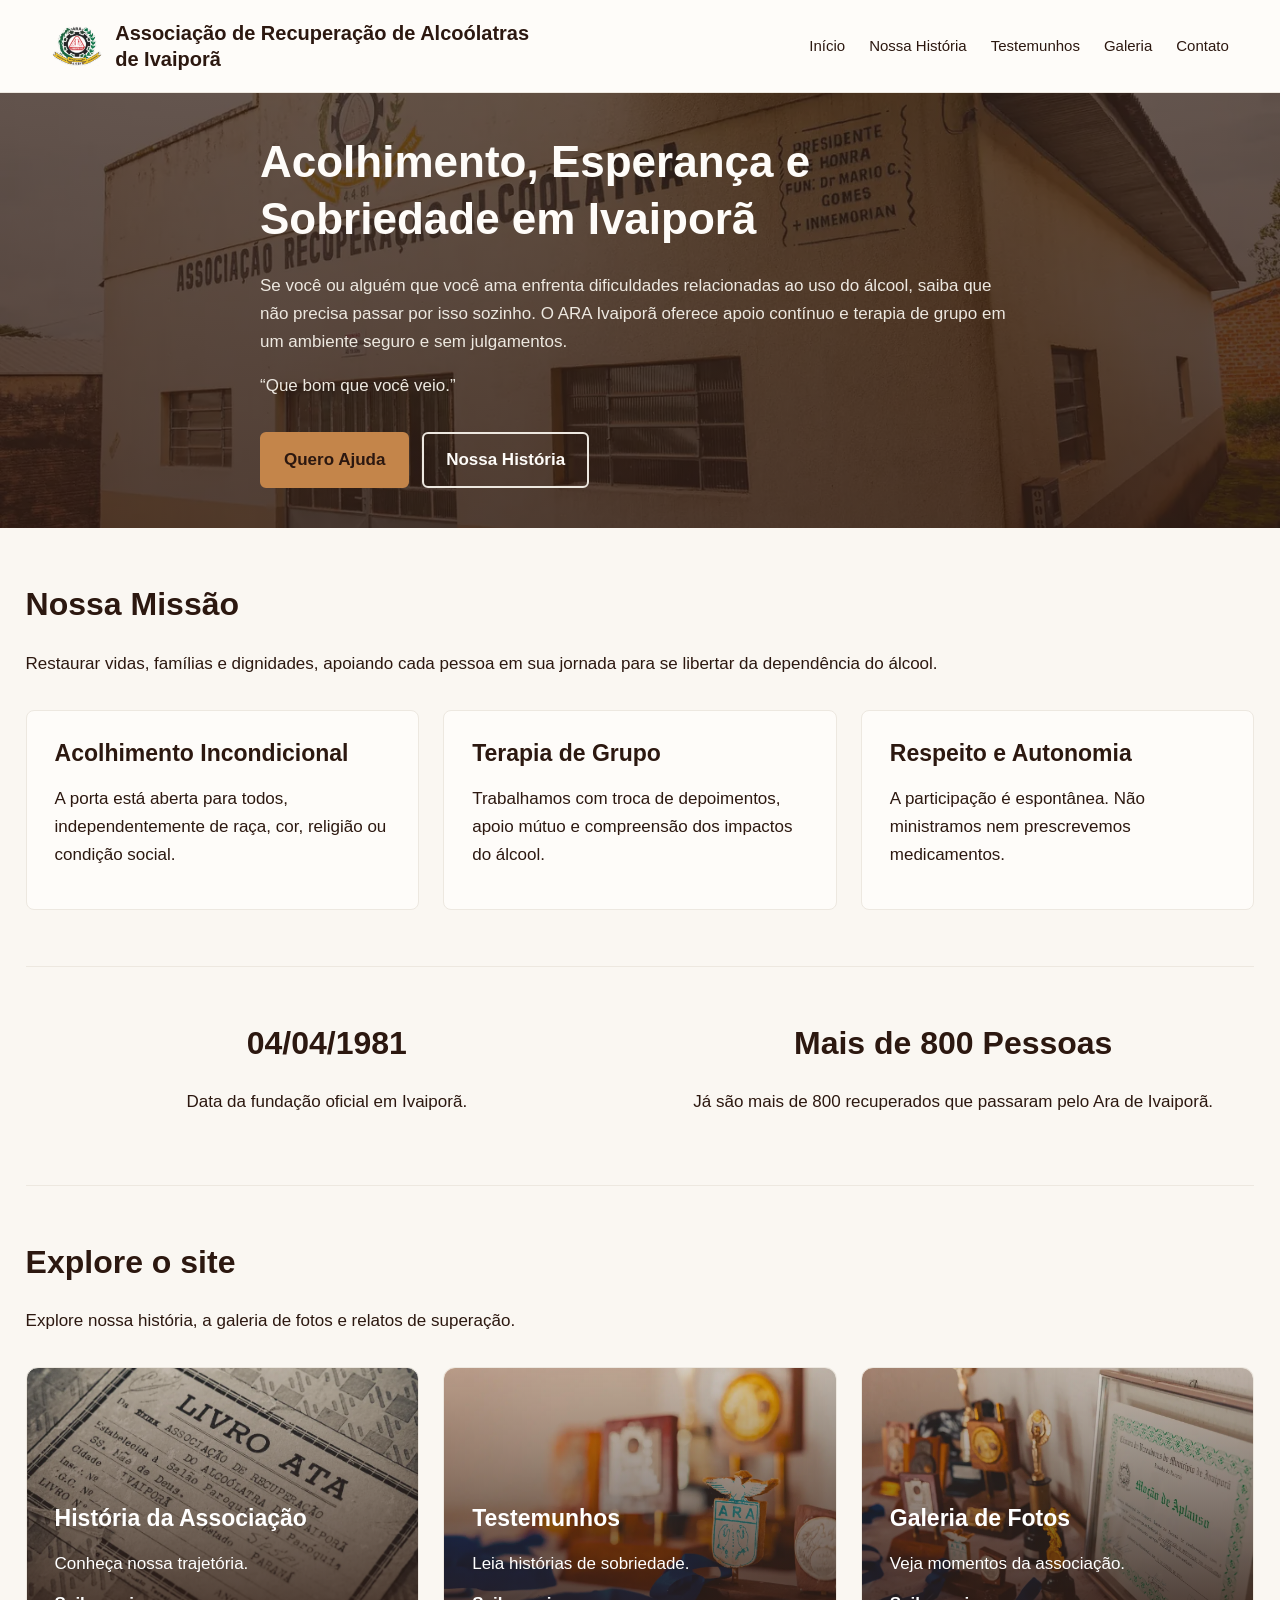
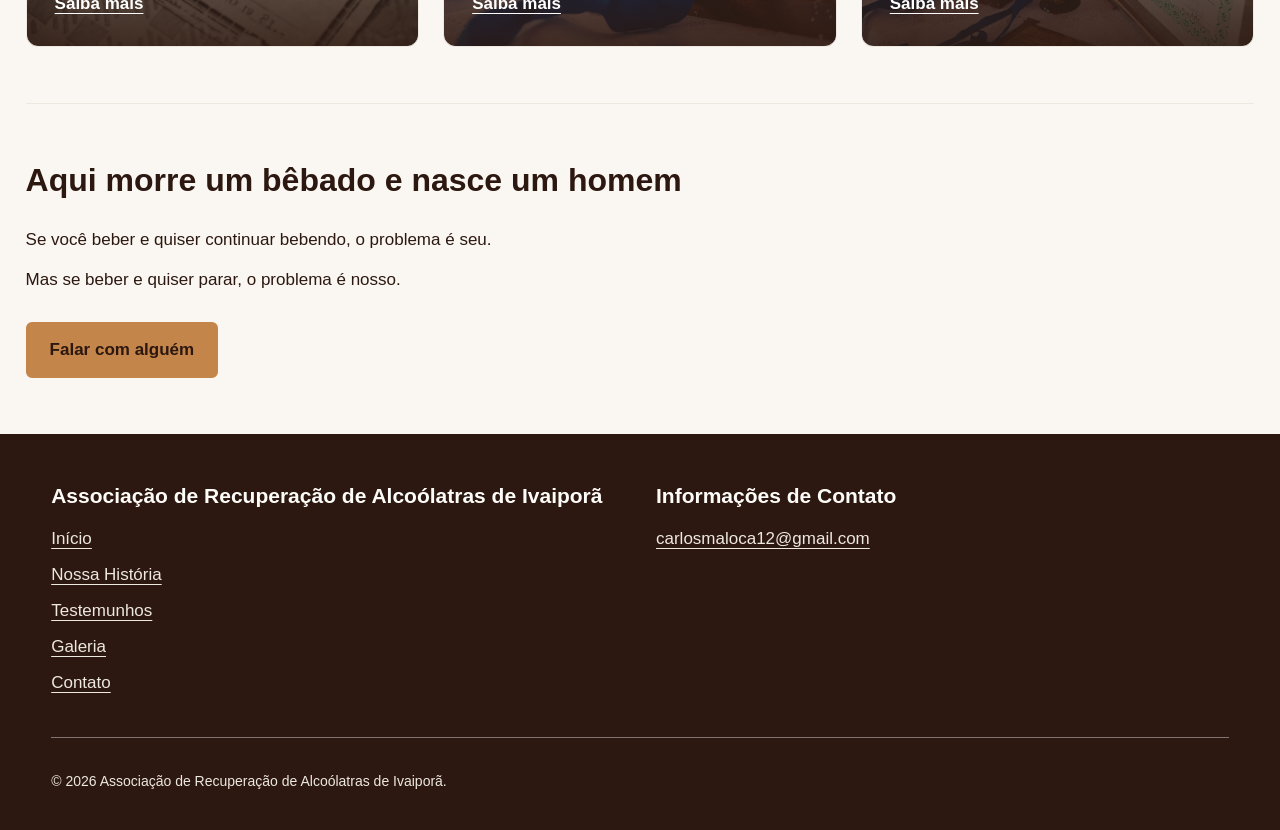
<file: index.html>
<!DOCTYPE html>
<html lang="pt-BR">

<head>
  <meta charset="UTF-8">
  <meta name="description" content="Acolhimento, esperança e sobriedade em Ivaiporã.">
  <meta name="author" content="Associação de Recuperação de Alcoólatras de Ivaiporã">
  <meta name="viewport" content="width=device-width, initial-scale=1.0">
  <title>ARA Ivaiporã | Início</title>
  <link rel="stylesheet" href="assets/style.css">
  <link rel="icon" type="image/svg+xml" href="assets/logo-ara.svg">
  <link rel="alternate icon" type="image/png" sizes="192x192" href="assets/favicon-ara.png">
</head>

<body>
  <header>
    <a class="marca-do-site" href="index.html"><img class="logo-site" src="assets/logo-ara.svg" alt=""><span class="marca-completa">Associação de Recuperação de Alcoólatras de Ivaiporã</span><span class="marca-curta">ARA de Ivaiporã</span></a>
    <nav aria-label="Navegação principal">
<ul class="menu-desktop">
      <li><a href="index.html">Início</a></li>
      <li><a href="nossa-historia.html">Nossa História</a></li>
      <li><a href="testemunhos.html">Testemunhos</a></li>
      <li><a href="galeria.html">Galeria</a></li>
      <li><a href="contato.html">Contato</a></li>
    </ul>
<details class="menu-mobile">
<summary><span class="icone-menu" aria-hidden="true"></span>Menu</summary>
<ul>
      <li><a href="index.html">Início</a></li>
      <li><a href="nossa-historia.html">Nossa História</a></li>
      <li><a href="testemunhos.html">Testemunhos</a></li>
      <li><a href="galeria.html">Galeria</a></li>
      <li><a href="contato.html">Contato</a></li>
    </ul>
</details>
</nav>
  </header>
  <main>
    <div class="banner-do-ara">
      <div class="banner-do-ara__conteudo">
        <h1 class="titulo-do-banner">Acolhimento, Esperança e Sobriedade em Ivaiporã</h1>
        <p>Se você ou alguém que você ama enfrenta dificuldades relacionadas ao uso do álcool, saiba que não precisa
          passar por isso sozinho. O ARA Ivaiporã oferece apoio contínuo e terapia de grupo em um ambiente seguro e sem
          julgamentos.</p>
        <p>“Que bom que você veio.”</p>
        <a class="botao-ajuda" href="contato.html">Quero Ajuda</a>
        <a class="quero-conhecer" href="nossa-historia.html">Nossa História</a>
      </div>
      
    </div>
    <section class="secao-nossa-missao">
      <h2 class="titulo-secundario">Nossa Missão</h2>
      <p>Restaurar vidas, famílias e dignidades, apoiando cada pessoa em sua jornada para se libertar da dependência do
        álcool.</p>
      <div class="espaco-dos-articles">
        <article class="nossas-missoes-explicadas">
          <h3>Acolhimento Incondicional</h3>
          <p>A porta está aberta para todos, independentemente de raça, cor, religião ou condição social.</p>
        </article>
        <article class="nossas-missoes-explicadas">
          <h3>Terapia de Grupo</h3>
          <p>Trabalhamos com troca de depoimentos, apoio mútuo e compreensão dos impactos do álcool.</p>
        </article>
        <article class="nossas-missoes-explicadas">
          <h3>Respeito e Autonomia</h3>
          <p>A participação é espontânea. Não ministramos nem prescrevemos medicamentos.</p>
        </article>
      </div>
    </section>
    <section class="informacoes-gerais">
      <div class="blocos-informacoes-gerais">
        <h2 class="texto-informacoes-gerais-destacado">04/04/1981</h2>
        <p>Data da fundação oficial em Ivaiporã.</p>
      </div>
      <div class="blocos-informacoes-gerais">
        <h2 class="texto-informacoes-gerais-destacado">Mais de 800 Pessoas</h2>
        <p>Já são mais de 800 recuperados que passaram pelo Ara de Ivaiporã.</p>
      </div>
    </section>
    <section class="explore-paginas">
      <h2>Explore o site</h2>
      <p>Explore nossa história, a galeria de fotos e relatos de superação.</p>
      <div class="links-paginas"><a class="cartao-pagina cartao-pagina--historia" href="nossa-historia.html">
          <div>
            <h3>História da Associação</h3>
            <p>Conheça nossa trajetória.</p><span class="chamado-link-paginas">Saiba mais</span>
          </div>
        </a>
        <a class="cartao-pagina cartao-pagina--testemunhos" href="testemunhos.html">
          <div>
            <h3>Testemunhos</h3>
            <p>Leia histórias de sobriedade.</p><span class="chamado-link-paginas">Saiba mais</span>
          </div>
        </a><a class="cartao-pagina cartao-pagina--galeria" href="galeria.html">
          <div>
            <h3>Galeria de Fotos</h3>
            <p>Veja momentos da associação.</p><span class="chamado-link-paginas">Saiba mais</span>
          </div>
        </a></div>
    </section>
    <section>
      <div>
        <h2>Aqui morre um bêbado e nasce um homem</h2>
        <p>Se você beber e quiser continuar bebendo, o problema é seu.</p>
        <p>Mas se beber e quiser parar, o problema é nosso.</p><a href="contato.html" class="botao-ajuda">Falar com alguém</a>
      </div>
    </section>
  </main>
  <footer>
    <div class="bloco-do-footer">
      <h3>Associação de Recuperação de Alcoólatras de Ivaiporã</h3>
      <ul>
        <li><a href="index.html">Início</a></li>
        <li><a href="nossa-historia.html">Nossa História</a></li>
        <li><a href="testemunhos.html">Testemunhos</a></li>
        <li><a href="galeria.html">Galeria</a></li>
        <li><a href="contato.html">Contato</a></li>
      </ul>
    </div>
    <div class="bloco-do-footer">
      <h3>Informações de Contato</h3>
      <address>
        <p><a href="mailto:carlosmaloca12@gmail.com">carlosmaloca12@gmail.com</a></p>
      </address>
    </div>
    <div class="registro-do-ara">
      <p>&copy; 2026 Associação de Recuperação de Alcoólatras de Ivaiporã.</p>
    </div>
  </footer>
</body>

</html>
</file>
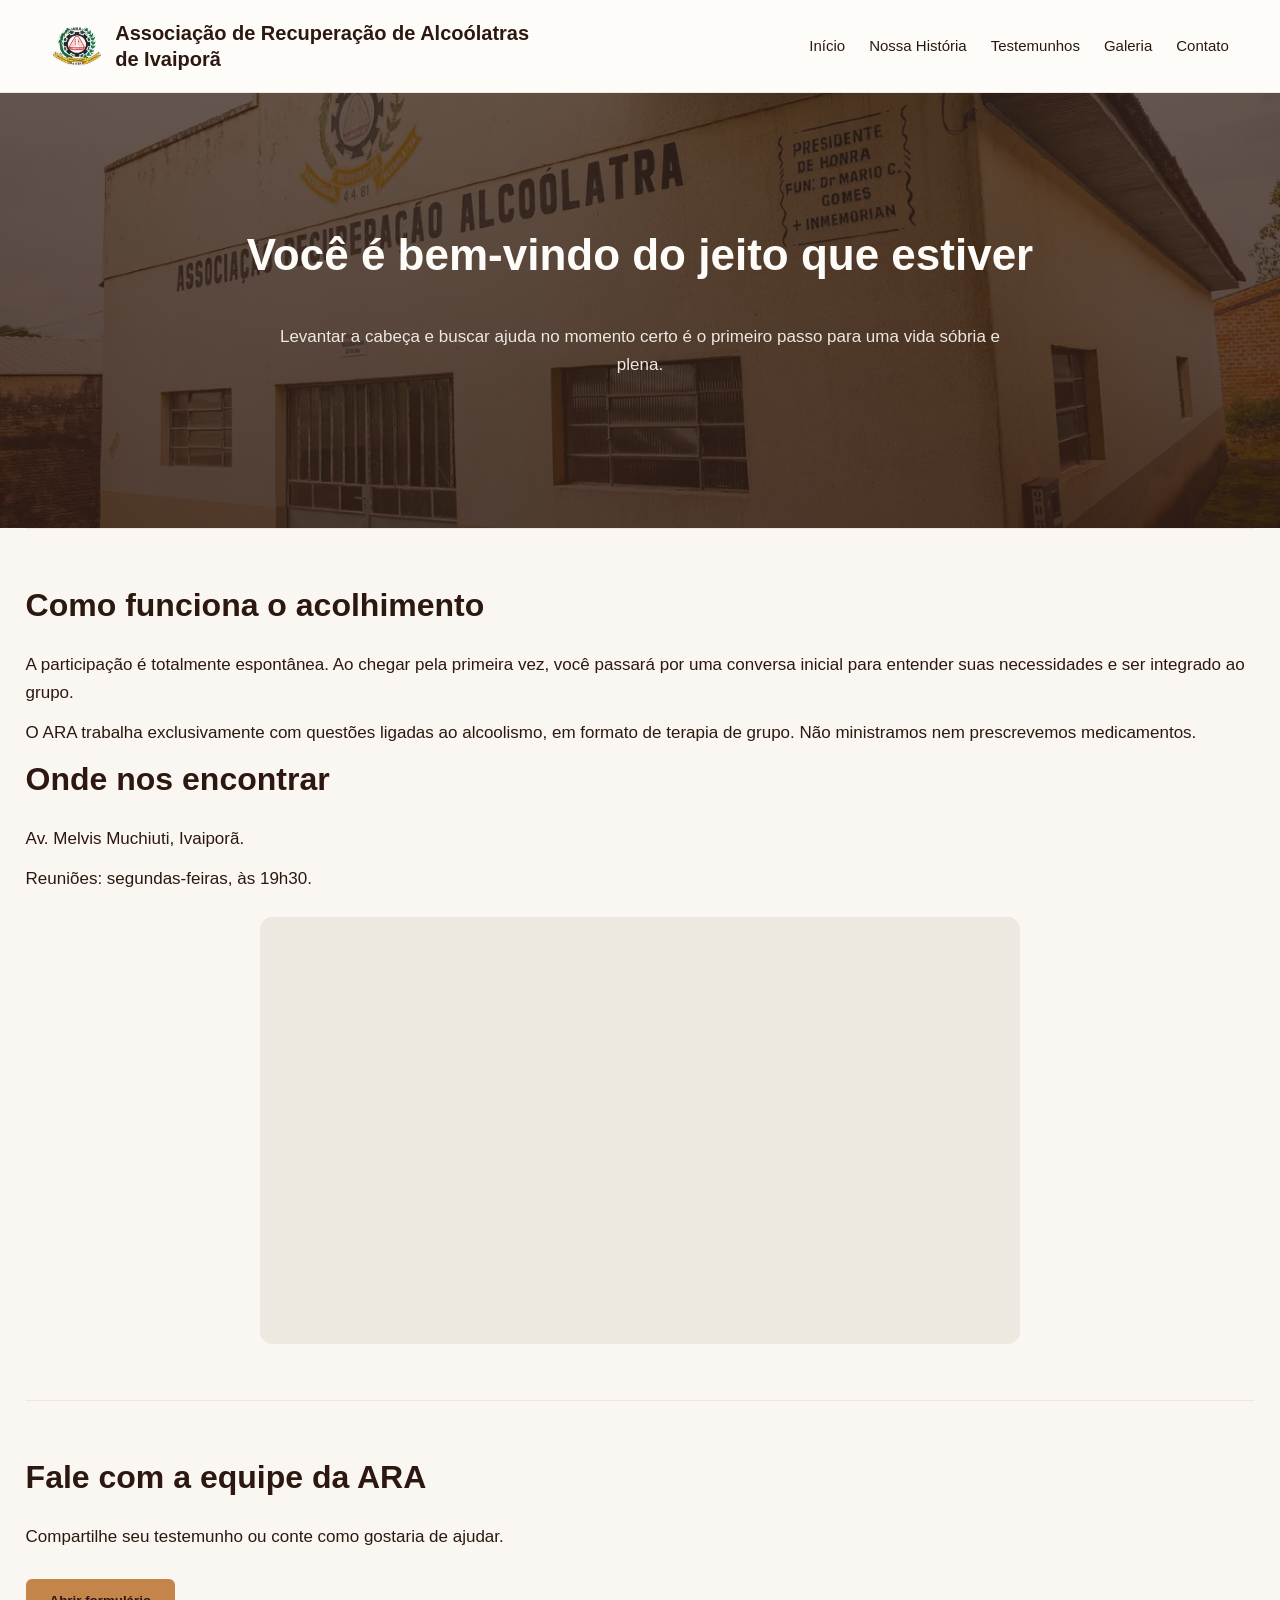
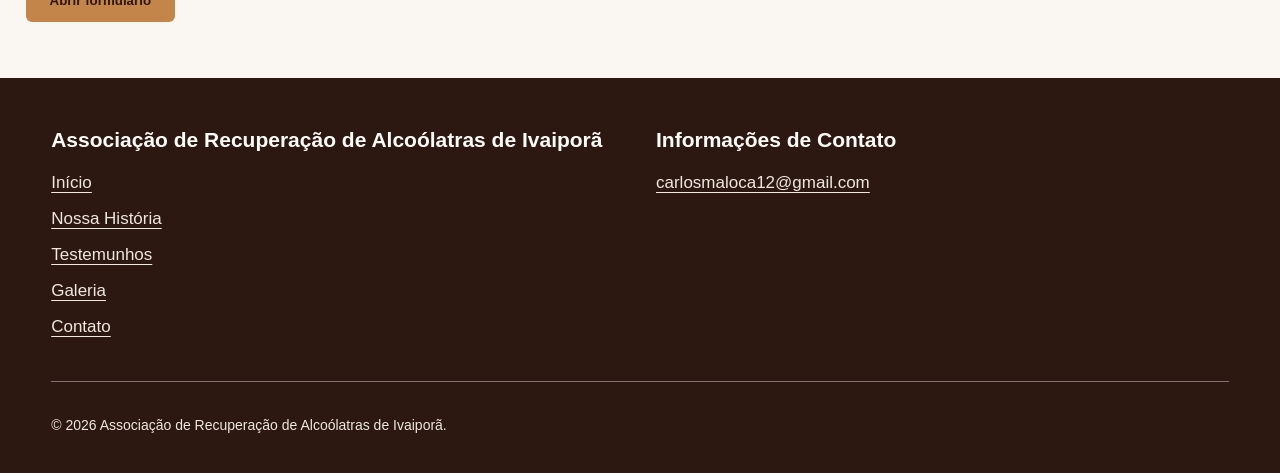
<file: contato.html>
<!DOCTYPE html>
<html lang="pt-BR">
<head>
  <meta charset="UTF-8">
  <meta name="description" content="Entre em contato com a ARA Ivaiporã.">
  <meta name="viewport" content="width=device-width, initial-scale=1.0">
  <title>ARA Ivaiporã | Contato</title>
  <link rel="stylesheet" href="assets/style.css">
  <link rel="icon" type="image/svg+xml" href="assets/logo-ara.svg">
  <link rel="alternate icon" type="image/png" sizes="192x192" href="assets/favicon-ara.png">
</head>
<body>
  <header>
    <a class="marca-do-site" href="index.html"><img class="logo-site" src="assets/logo-ara.svg" alt=""><span class="marca-completa">Associação de Recuperação de Alcoólatras de Ivaiporã</span><span class="marca-curta">ARA de Ivaiporã</span></a>
    <nav aria-label="Navegação principal">
      <ul class="menu-desktop"><li><a href="index.html">Início</a></li><li><a href="nossa-historia.html">Nossa História</a></li><li><a href="testemunhos.html">Testemunhos</a></li><li><a href="galeria.html">Galeria</a></li><li><a href="contato.html" aria-current="page">Contato</a></li></ul>
      <details class="menu-mobile"><summary><span class="icone-menu" aria-hidden="true"></span>Menu</summary><ul><li><a href="index.html">Início</a></li><li><a href="nossa-historia.html">Nossa História</a></li><li><a href="testemunhos.html">Testemunhos</a></li><li><a href="galeria.html">Galeria</a></li><li><a href="contato.html" aria-current="page">Contato</a></li></ul></details>
    </nav>
  </header>
  <main>
    <section><h1>Você é bem-vindo do jeito que estiver</h1><p>Levantar a cabeça e buscar ajuda no momento certo é o primeiro passo para uma vida sóbria e plena.</p></section>
    <section><h2>Como funciona o acolhimento</h2><p>A participação é totalmente espontânea. Ao chegar pela primeira vez, você passará por uma conversa inicial para entender suas necessidades e ser integrado ao grupo.</p><p>O ARA trabalha exclusivamente com questões ligadas ao alcoolismo, em formato de terapia de grupo. Não ministramos nem prescrevemos medicamentos.</p><h2>Onde nos encontrar</h2><p>Av. Melvis Muchiuti, Ivaiporã.</p><p>Reuniões: segundas-feiras, às 19h30.</p>
      <div class="mapa-localizacao">
        <iframe src="https://www.google.com/maps/embed?pb=!1m18!1m12!1m3!1d3638.153562243452!2d-51.6648387!3d-24.2364073!2m3!1f0!2f0!3f0!3m2!1i1024!2i768!4f13.1!3m3!1m2!1s0x94ec15002b1d67ed%3A0xe3127d0bc6954eef!2zQXNzb2NpYcOnw6NvIGRlIFJlY3VwZXJhw6fDo28gZGUgQWxjw7NvbGF0cmFzIGRlIEl2YWlwb3LDow!5e0!3m2!1spt-BR!2sbr!4v1792259090813!5m2!1spt-BR!2sbr" title="Localização da Associação de Recuperação de Alcoólatras de Ivaiporã" loading="lazy" referrerpolicy="strict-origin-when-cross-origin" allowfullscreen></iframe>
      </div>
    </section>
    <section class="secao-formulario" aria-labelledby="titulo-formulario">
      <h2 id="titulo-formulario">Fale com a equipe da ARA</h2>
      <p>Compartilhe seu testemunho ou conte como gostaria de ajudar.</p>
      <button class="botao-ajuda" id="abrir_popup" type="button" aria-haspopup="dialog" aria-controls="fundo">Abrir formulário</button>
      <div class="fundo_popup" id="fundo" hidden>
        <div class="popup" role="dialog" aria-modal="true" aria-labelledby="titulo-formulario-popup" tabindex="-1">
          <button id="fechar_popup" class="fechar" type="button" aria-label="Fechar formulário">&times;</button>
          <h2 id="titulo-formulario-popup">Como você gostaria de participar?</h2>
          <fieldset class="escolha-formulario">
        <legend>Escolha uma opção</legend>
        <label class="opcao-formulario"><input type="radio" name="tipo-formulario" value="testemunho" aria-controls="painel-testemunho"><span><strong>Enviar meu testemunho</strong><small>Compartilhe sua experiência com a equipe da ARA.</small></span></label>
        <label class="opcao-formulario"><input type="radio" name="tipo-formulario" value="ajuda" aria-controls="painel-ajuda"><span><strong>Quero ajudar a organização</strong><small>Conte como gostaria de contribuir.</small></span></label>
      </fieldset>
      <div class="painel-formulario" id="painel-testemunho" data-form-panel hidden>
        <h3>Mande seu testemunho</h3>
        <p>Seu relato será enviado de forma privada à equipe. Não inclua dados pessoais de terceiros.</p>
        <form class="formulario-contato" data-contact-form method="post" action="https://script.google.com/macros/s/AKfycbwa0VaJi0lyXBuar0eToCJswqamdV7FQXIpG-fsNFx7dayQ7Dnlq8CvYOz2Lg20OrA4ew/exec">
          <input type="hidden" name="form_type" value="testemunho"><div class="campo-armadilha" aria-hidden="true"><label>Site <input tabindex="-1" autocomplete="off" name="website" type="text"></label></div>
          <div class="grade-campos-formulario">
            <div class="campo-formulario"><label for="testemunho-nome">Seu nome</label><input id="testemunho-nome" name="name" type="text" minlength="2" maxlength="100" autocomplete="name" required></div>
            <div class="campo-formulario"><label for="testemunho-email">E-mail <span>(opcional, para resposta)</span></label><input id="testemunho-email" name="email" type="email" maxlength="254" autocomplete="email"></div>
            <div class="campo-formulario campo-formulario--amplo"><label for="testemunho-frase">Uma frase motivacional</label><input id="testemunho-frase" name="motivational_phrase" type="text" maxlength="180" required></div>
            <div class="campo-formulario campo-formulario--amplo"><label for="testemunho-texto">Seu testemunho</label><textarea id="testemunho-texto" name="message" rows="5" minlength="20" maxlength="5000" required></textarea></div>
          </div>
          <label class="consentimento"><input name="consent" type="checkbox" value="yes" required> Autorizo o envio deste relato para a equipe do ARA.</label><button class="botaosub" type="submit">Enviar testemunho</button><p class="mensagem-formulario" data-form-status role="status" aria-live="polite"></p>
        </form>
      </div>
      <div class="painel-formulario" id="painel-ajuda" data-form-panel hidden>
        <h3>Quero ajudar a organização</h3>
        <p>Deixe seus dados e conte como gostaria de contribuir.</p>
        <form class="formulario-contato" data-contact-form method="post" action="https://script.google.com/macros/s/AKfycbwa0VaJi0lyXBuar0eToCJswqamdV7FQXIpG-fsNFx7dayQ7Dnlq8CvYOz2Lg20OrA4ew/exec">
          <input type="hidden" name="form_type" value="ajuda"><div class="campo-armadilha" aria-hidden="true"><label>Site <input tabindex="-1" autocomplete="off" name="website" type="text"></label></div>
          <div class="grade-campos-formulario">
            <div class="campo-formulario"><label for="ajuda-nome">Seu nome</label><input id="ajuda-nome" name="name" type="text" minlength="2" maxlength="100" autocomplete="name" required></div>
            <div class="campo-formulario"><label for="ajuda-telefone">Telefone ou celular</label><input id="ajuda-telefone" name="phone" type="tel" inputmode="tel" maxlength="30" autocomplete="tel" required></div>
            <div class="campo-formulario campo-formulario--amplo"><label for="ajuda-email">E-mail</label><input id="ajuda-email" name="email" type="email" maxlength="254" autocomplete="email" required></div>
            <div class="campo-formulario campo-formulario--amplo"><label for="ajuda-objetivo">Como deseja ajudar?</label><textarea id="ajuda-objetivo" name="message" rows="4" minlength="10" maxlength="2000" required></textarea></div>
          </div>
          <label class="consentimento"><input name="consent" type="checkbox" value="yes" required> Autorizo o envio destes dados para a equipe do ARA.</label><button class="botaosub" type="submit">Enviar mensagem</button><p class="mensagem-formulario" data-form-status role="status" aria-live="polite"></p>
        </form>
        </div>
        </div>
      </div>
    </section>
  </main>
  <footer><div class="bloco-do-footer"><h3>Associação de Recuperação de Alcoólatras de Ivaiporã</h3><ul><li><a href="index.html">Início</a></li><li><a href="nossa-historia.html">Nossa História</a></li><li><a href="testemunhos.html">Testemunhos</a></li><li><a href="galeria.html">Galeria</a></li><li><a href="contato.html">Contato</a></li></ul></div><div class="bloco-do-footer"><h3>Informações de Contato</h3><address><p><a href="mailto:carlosmaloca12@gmail.com">carlosmaloca12@gmail.com</a></p></address></div><div class="registro-do-ara"><p>&copy; 2026 Associação de Recuperação de Alcoólatras de Ivaiporã.</p></div></footer>
  <script src="assets/contact-form.js"></script>
</body>
</html>
</file>
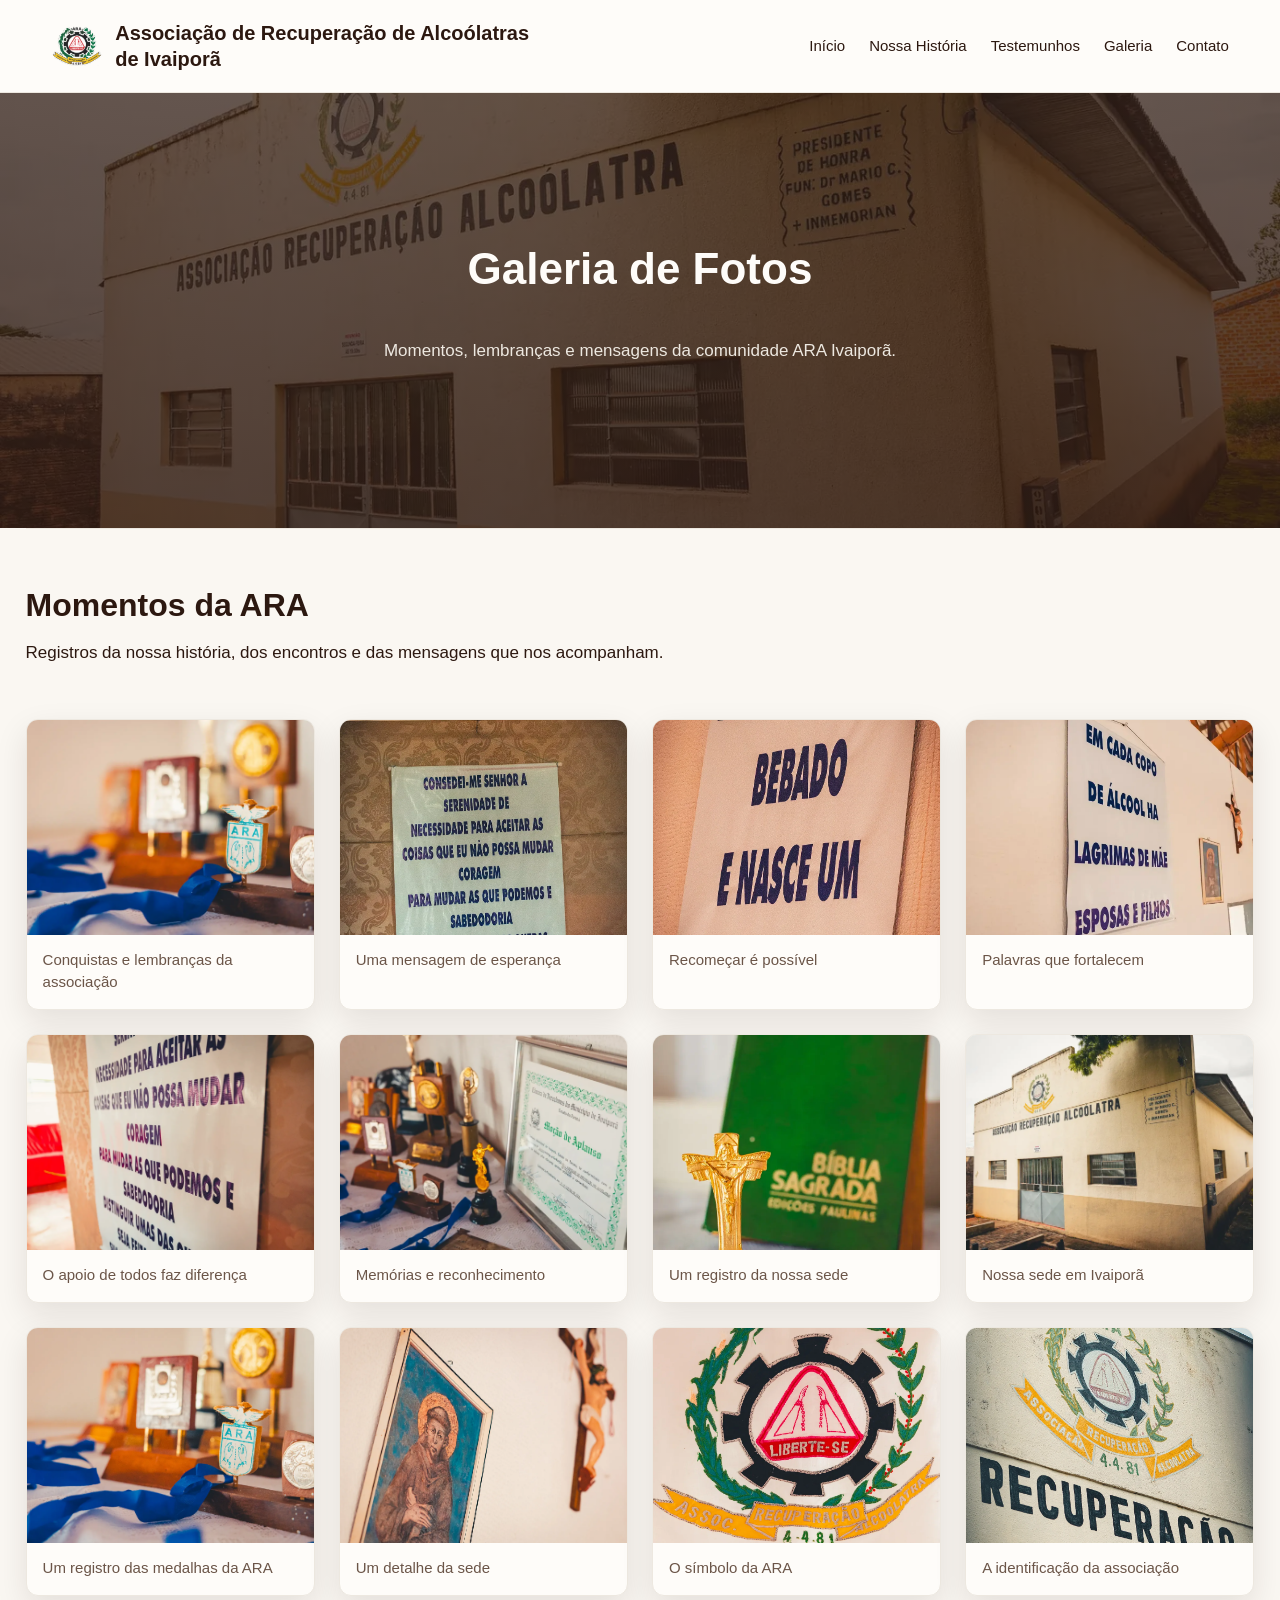
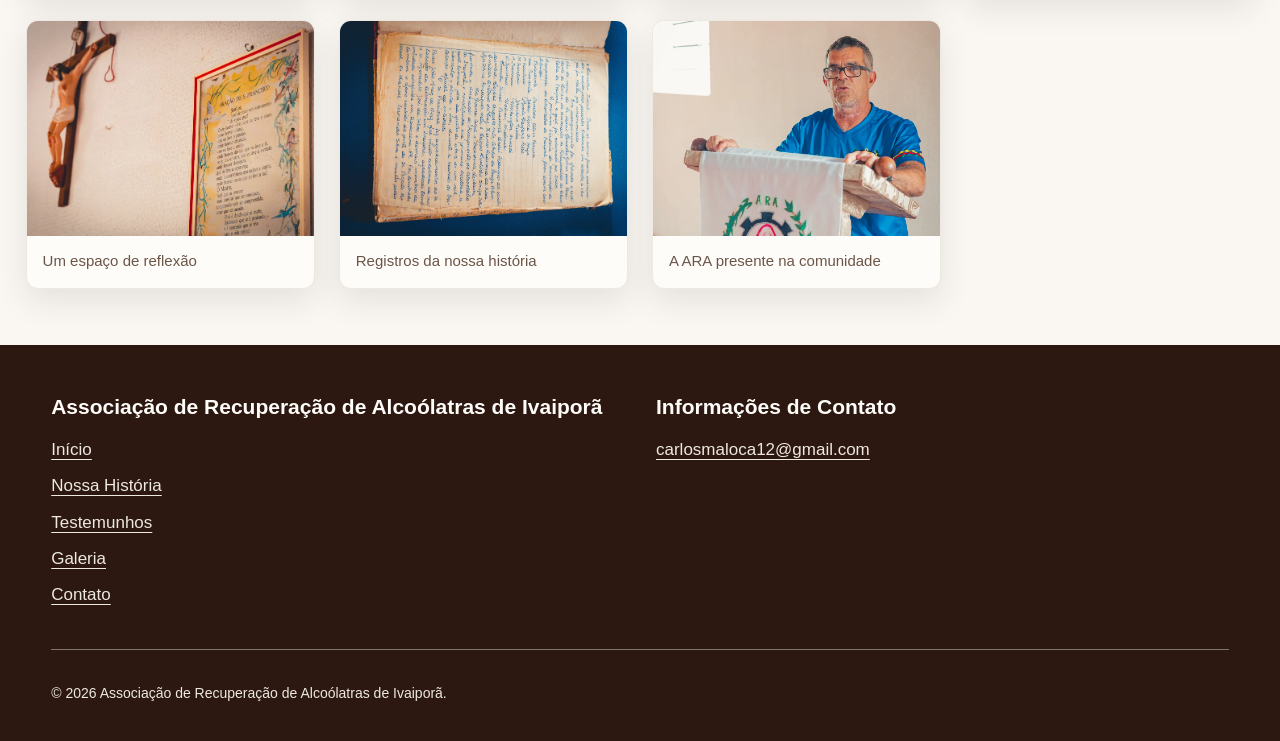
<file: galeria.html>
<!DOCTYPE html>
<html lang="pt-BR">

<head>
    <meta charset="UTF-8">
    <meta name="description" content="Galeria de fotos das atividades e da história da ARA Ivaiporã.">
    <meta name="viewport" content="width=device-width, initial-scale=1.0">
    <title>ARA Ivaiporã | Galeria de Fotos</title>
    <link rel="stylesheet" href="assets/style.css">
  <link rel="icon" type="image/svg+xml" href="assets/logo-ara.svg">
  <link rel="alternate icon" type="image/png" sizes="192x192" href="assets/favicon-ara.png">
</head>

<body>
    <header><a class="marca-do-site" href="index.html"><img class="logo-site" src="assets/logo-ara.svg" alt=""><span class="marca-completa">Associação de Recuperação de Alcoólatras de Ivaiporã</span><span class="marca-curta">ARA de Ivaiporã</span></a>
        <nav aria-label="Navegação principal">
<ul class="menu-desktop">
            <li><a href="index.html">Início</a></li>
            <li><a href="nossa-historia.html">Nossa História</a></li>
            <li><a href="testemunhos.html">Testemunhos</a></li>
            <li><a href="galeria.html">Galeria</a></li>
            <li><a href="contato.html">Contato</a></li>
        </ul>
<details class="menu-mobile">
<summary><span class="icone-menu" aria-hidden="true"></span>Menu</summary>
<ul>
            <li><a href="index.html">Início</a></li>
            <li><a href="nossa-historia.html">Nossa História</a></li>
            <li><a href="testemunhos.html">Testemunhos</a></li>
            <li><a href="galeria.html">Galeria</a></li>
            <li><a href="contato.html">Contato</a></li>
        </ul>
</details>
</nav>
    </header>
    <main>
        <section>
            <h1>Galeria de Fotos</h1>
            <p>Momentos, lembranças e mensagens da comunidade ARA Ivaiporã.</p>
        </section>
        <section class="galeria-atividades" aria-labelledby="titulo-galeria">
            <div class="galeria-intro">
                <h2 id="titulo-galeria">Momentos da ARA</h2>
                <p>Registros da nossa história, dos encontros e das mensagens que nos acompanham.</p>
            </div>
            <div class="grade-galeria">
                <figure class="foto-galeria"><img src="assets/fotos/galeria/encontro-ara.webp" alt="Troféus, medalhas e lembranças da ARA" loading="lazy"><figcaption>Conquistas e lembranças da associação</figcaption></figure>
                <figure class="foto-galeria"><img src="assets/fotos/galeria/mensagem-recuperacao.webp" alt="Mensagem sobre recuperação exposta na sede" loading="lazy"><figcaption>Uma mensagem de esperança</figcaption></figure>
                <figure class="foto-galeria"><img src="assets/fotos/galeria/frase-ara.webp" alt="Frase da ARA sobre recuperação e recomeço" loading="lazy"><figcaption>Recomeçar é possível</figcaption></figure>
                <figure class="foto-galeria"><img src="assets/fotos/galeria/mensagem-esperanca.webp" alt="Mensagem de apoio exposta na associação" loading="lazy"><figcaption>Palavras que fortalecem</figcaption></figure>
                <figure class="foto-galeria"><img src="assets/fotos/galeria/mensagem-apoio.webp" alt="Mensagem de gratidão e apoio na sede" loading="lazy"><figcaption>O apoio de todos faz diferença</figcaption></figure>
                <figure class="foto-galeria"><img src="assets/fotos/galeria/reconhecimento.webp" alt="Medalhas e menção recebidas pela associação" loading="lazy"><figcaption>Memórias e reconhecimento</figcaption></figure>
                <figure class="foto-galeria"><img src="assets/fotos/galeria/biblia.webp" alt="Bíblia Sagrada exposta na sede da ARA" loading="lazy"><figcaption>Um registro da nossa sede</figcaption></figure>
                <figure class="foto-galeria"><img src="assets/fotos/galeria/banner-associacao.webp" alt="Fachada da sede da ARA Ivaiporã" loading="lazy"><figcaption>Nossa sede em Ivaiporã</figcaption></figure>
                <figure class="foto-galeria"><img src="assets/fotos/galeria/medalhas-associacao.webp" alt="Medalhas e troféus da associação" loading="lazy"><figcaption>Um registro das medalhas da ARA</figcaption></figure>
                <figure class="foto-galeria"><img src="assets/fotos/galeria/quadro-da-sede.webp" alt="Quadro religioso na parede da sede da ARA" loading="lazy"><figcaption>Um detalhe da sede</figcaption></figure>
                <figure class="foto-galeria"><img src="assets/fotos/galeria/simbolo-ara.webp" alt="Emblema da Associação de Recuperação de Alcoólatras" loading="lazy"><figcaption>O símbolo da ARA</figcaption></figure>
                <figure class="foto-galeria"><img src="assets/fotos/galeria/identidade-ara.webp" alt="Identificação da ARA em sua sede" loading="lazy"><figcaption>A identificação da associação</figcaption></figure>
                <figure class="foto-galeria"><img src="assets/fotos/galeria/oracao-na-sede.webp" alt="Quadro e crucifixo na sede da associação" loading="lazy"><figcaption>Um espaço de reflexão</figcaption></figure>
                <figure class="foto-galeria"><img src="assets/fotos/galeria/registro-historico.webp" alt="Página do livro de atas histórico da ARA" loading="lazy"><figcaption>Registros da nossa história</figcaption></figure>
                <figure class="foto-galeria"><img src="assets/fotos/galeria/lideranca-comunidade.webp" alt="Representante da ARA falando em um evento comunitário" loading="lazy"><figcaption>A ARA presente na comunidade</figcaption></figure>
            </div>
</section>
    </main>
    <footer>
        <div class="bloco-do-footer">
            <h3>Associação de Recuperação de Alcoólatras de Ivaiporã</h3>
            <ul>
                <li><a href="index.html">Início</a></li>
                <li><a href="nossa-historia.html">Nossa História</a></li>
                <li><a href="testemunhos.html">Testemunhos</a></li>
                <li><a href="galeria.html">Galeria</a></li>
                <li><a href="contato.html">Contato</a></li>
            </ul>
        </div>
        <div class="bloco-do-footer">
            <h3>Informações de Contato</h3>
            <address>
                <p><a href="mailto:carlosmaloca12@gmail.com">carlosmaloca12@gmail.com</a></p>
            </address>
        </div>
        <div class="registro-do-ara">
            <p>&copy; 2026 Associação de Recuperação de Alcoólatras de Ivaiporã.</p>
        </div>
    </footer>
</body>

</html>
</file>
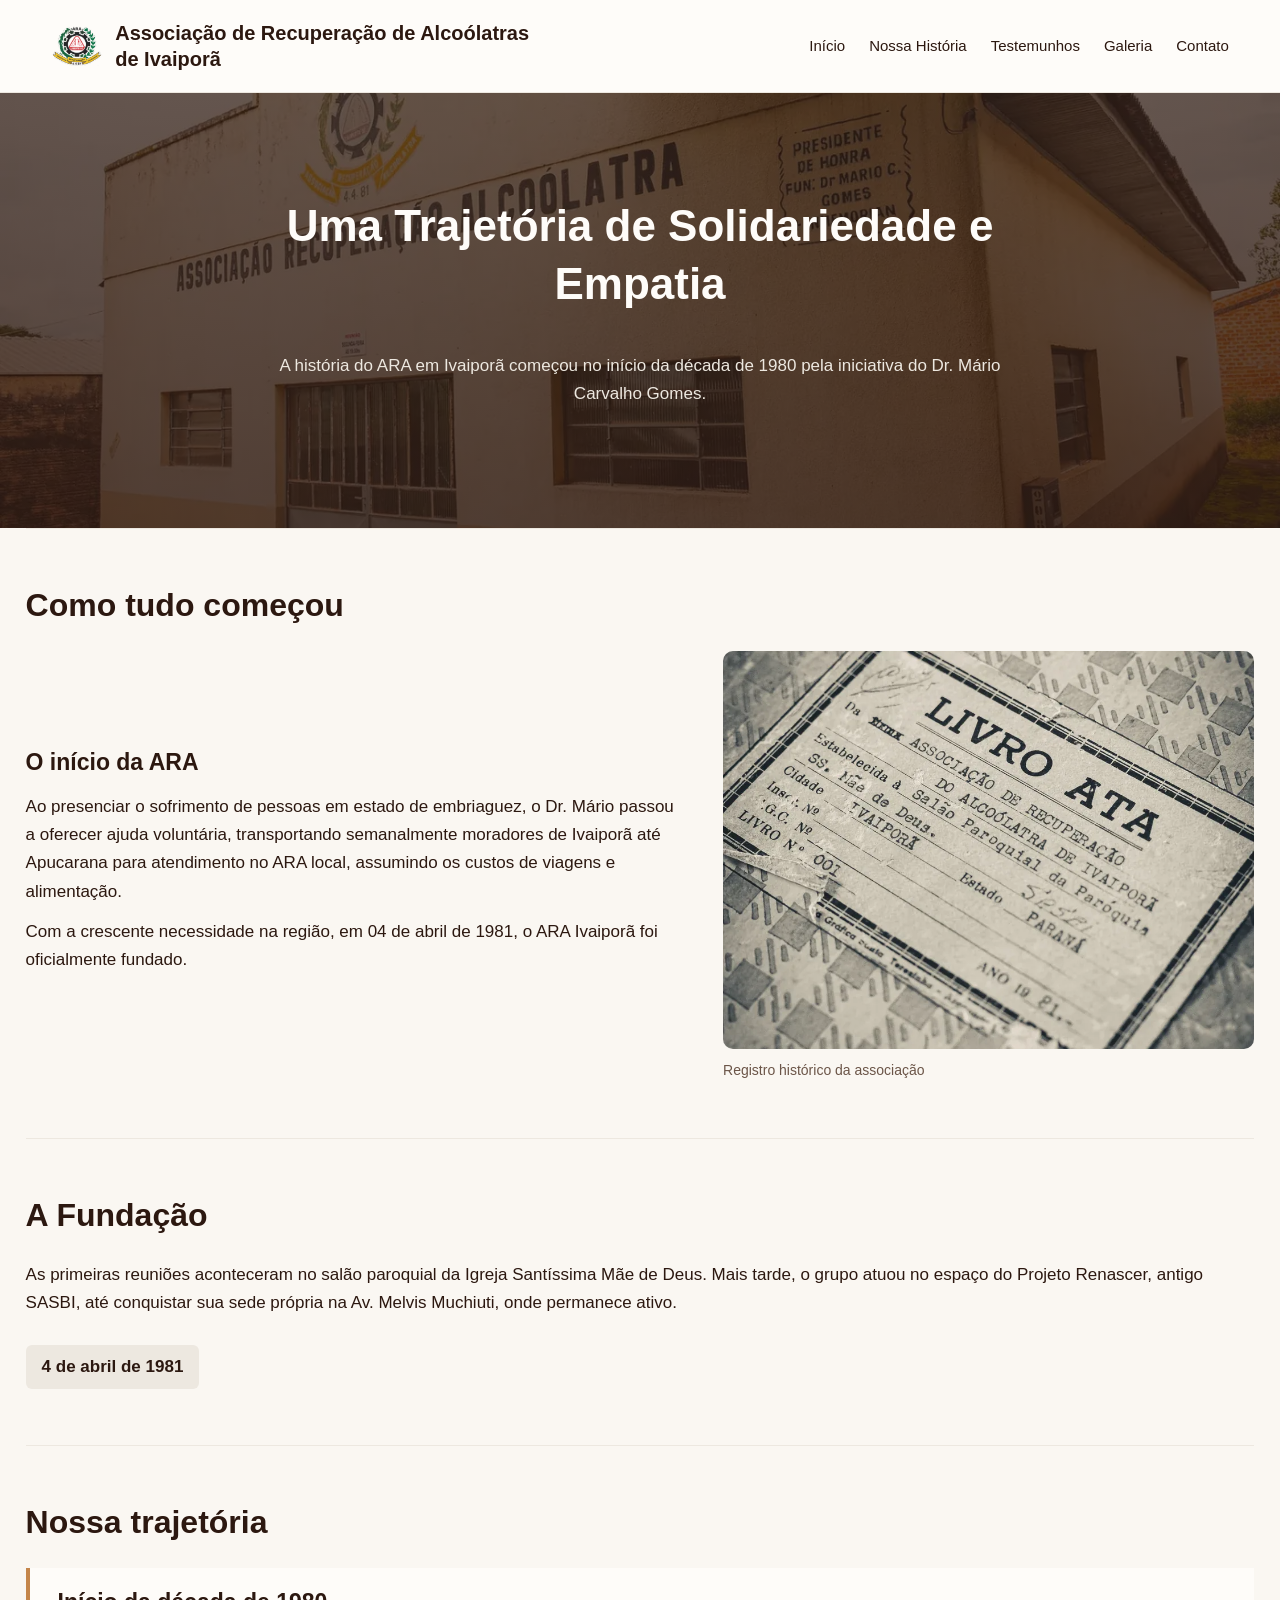
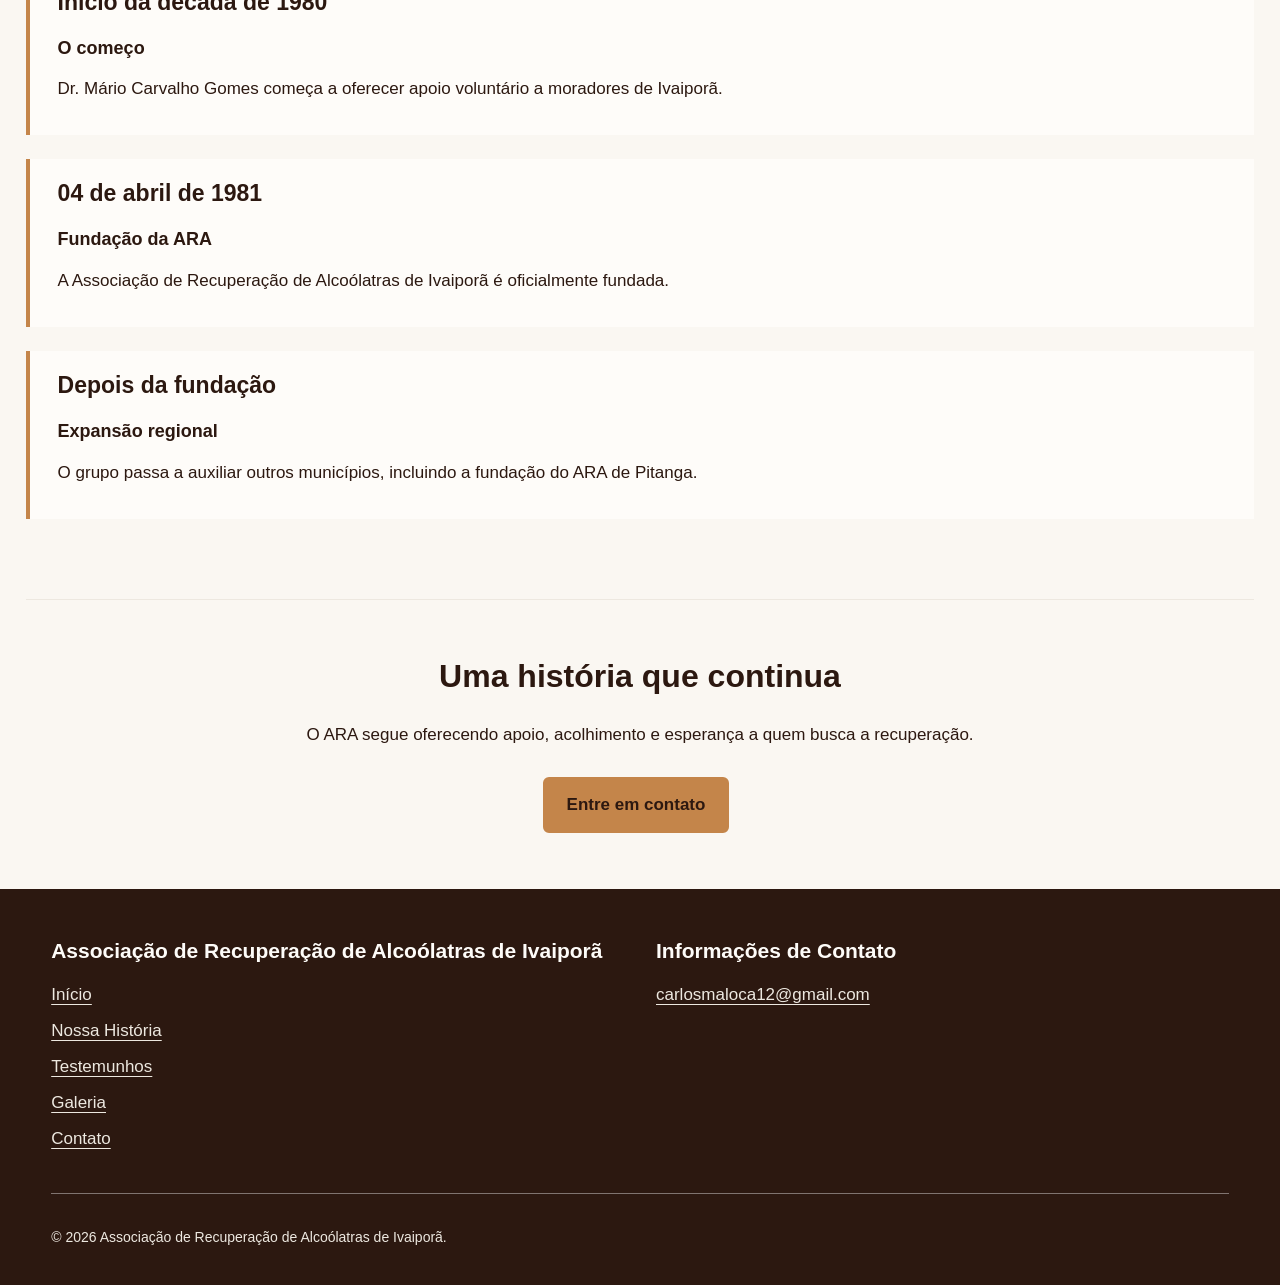
<file: nossa-historia.html>
<!DOCTYPE html>
<html lang="pt-BR">

<head>
    <meta charset="UTF-8">
    <meta name="description" content="A história da ARA Ivaiporã.">
    <meta name="viewport" content="width=device-width, initial-scale=1.0">
    <title>ARA Ivaiporã | Nossa História</title>
    <link rel="stylesheet" href="assets/style.css">
  <link rel="icon" type="image/svg+xml" href="assets/logo-ara.svg">
  <link rel="alternate icon" type="image/png" sizes="192x192" href="assets/favicon-ara.png">
</head>

<body>
    <header><a class="marca-do-site" href="index.html"><img class="logo-site" src="assets/logo-ara.svg" alt=""><span class="marca-completa">Associação de Recuperação de Alcoólatras de Ivaiporã</span><span class="marca-curta">ARA de Ivaiporã</span></a>
        <nav aria-label="Navegação principal">
<ul class="menu-desktop">
            <li><a href="index.html">Início</a></li>
            <li><a href="nossa-historia.html">Nossa História</a></li>
            <li><a href="testemunhos.html">Testemunhos</a></li>
            <li><a href="galeria.html">Galeria</a></li>
            <li><a href="contato.html">Contato</a></li>
        </ul>
<details class="menu-mobile">
<summary><span class="icone-menu" aria-hidden="true"></span>Menu</summary>
<ul>
            <li><a href="index.html">Início</a></li>
            <li><a href="nossa-historia.html">Nossa História</a></li>
            <li><a href="testemunhos.html">Testemunhos</a></li>
            <li><a href="galeria.html">Galeria</a></li>
            <li><a href="contato.html">Contato</a></li>
        </ul>
</details>
</nav>
    </header>
    <main>
        <section class="historia">
            <h1>Uma Trajetória de Solidariedade e Empatia</h1>
            <p>A história do ARA em Ivaiporã começou no início da década de 1980 pela iniciativa do Dr. Mário Carvalho
                Gomes.</p>
        </section>
        <section class="origem">
            <h2>Como tudo começou</h2>
            <div class="origem__conteudo">
            <div class="conteudo-historia">
                <div>
                    <h3>O início da ARA</h3>
                    <p>Ao presenciar o sofrimento de pessoas em estado de embriaguez, o Dr. Mário passou a oferecer
                        ajuda voluntária, transportando semanalmente moradores de Ivaiporã até Apucarana para
                        atendimento no ARA local, assumindo os custos de viagens e alimentação.</p>
                    <p>Com a crescente necessidade na região, em 04 de abril de 1981, o ARA Ivaiporã foi oficialmente
                        fundado.</p>
                </div>
                <!-- Troque o arquivo abaixo por uma foto da história da associação. -->
                <figure class="imagem-historia">
                    <img class="imagem-placeholder imagem-placeholder--historia" src="assets/fotos/galeria/ata-fundacao.webp"
                        alt="Registro histórico da ata de fundação da ARA Ivaiporã">
                    <figcaption>Registro histórico da associação</figcaption>
                </figure>
            </div>
        </section>
        <section class="fundacao">
            <h2>A Fundação</h2>
            <p>As primeiras reuniões aconteceram no salão paroquial da Igreja Santíssima Mãe de Deus. Mais tarde, o
                grupo atuou no espaço do Projeto Renascer, antigo SASBI, até conquistar sua sede própria na Av. Melvis
                Muchiuti, onde permanece ativo.</p><strong>4 de abril de 1981</strong>
        </section>
        <section class="linha-do-tempo">
            <h2>Nossa trajetória</h2>
            <article>
                <h3>Início da década de 1980</h3>
                <h4>O começo</h4>
                <p>Dr. Mário Carvalho Gomes começa a oferecer apoio voluntário a moradores de Ivaiporã.</p>
            </article>
            <article>
                <h3>04 de abril de 1981</h3>
                <h4>Fundação da ARA</h4>
                <p>A Associação de Recuperação de Alcoólatras de Ivaiporã é oficialmente fundada.</p>
            </article>
            <article>
                <h3>Depois da fundação</h3>
                <h4>Expansão regional</h4>
                <p>O grupo passa a auxiliar outros municípios, incluindo a fundação do ARA de Pitanga.</p>
            </article>
        </section>
        <section class="continuacao-historia">
            <h2>Uma história que continua</h2>
            <p>O ARA segue oferecendo apoio, acolhimento e esperança a quem busca a recuperação.</p><a
                href="contato.html">Entre em contato</a>
        </section>
    </main>
    <footer>
        <div class="bloco-do-footer">
            <h3>Associação de Recuperação de Alcoólatras de Ivaiporã</h3>
            <ul>
                <li><a href="index.html">Início</a></li>
                <li><a href="nossa-historia.html">Nossa História</a></li>
                <li><a href="testemunhos.html">Testemunhos</a></li>
                <li><a href="galeria.html">Galeria</a></li>
                <li><a href="contato.html">Contato</a></li>
            </ul>
        </div>
        <div class="bloco-do-footer">
            <h3>Informações de Contato</h3>
            <address>
                <p><a href="mailto:carlosmaloca12@gmail.com">carlosmaloca12@gmail.com</a></p>
            </address>
        </div>
        <div class="registro-do-ara">
            <p>&copy; 2026 Associação de Recuperação de Alcoólatras de Ivaiporã.</p>
        </div>
    </footer>
</body>

</html>
</file>
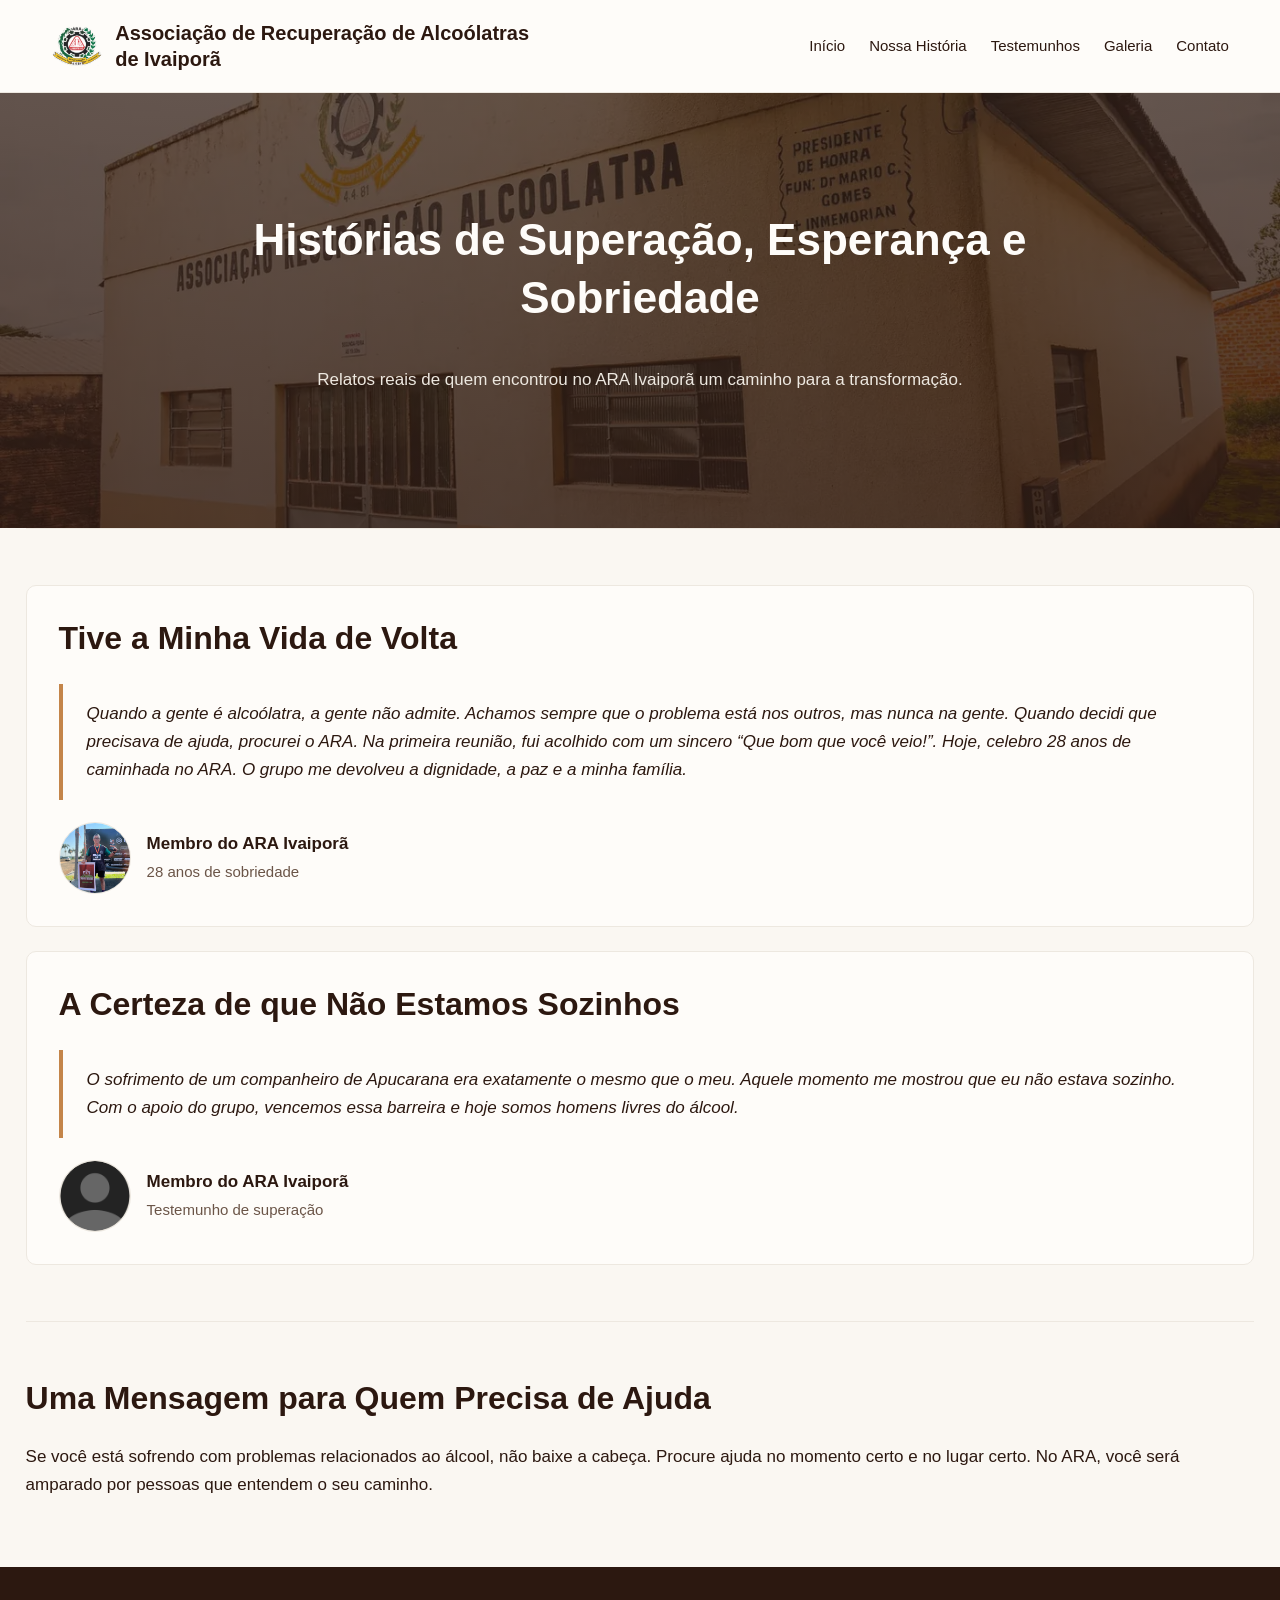
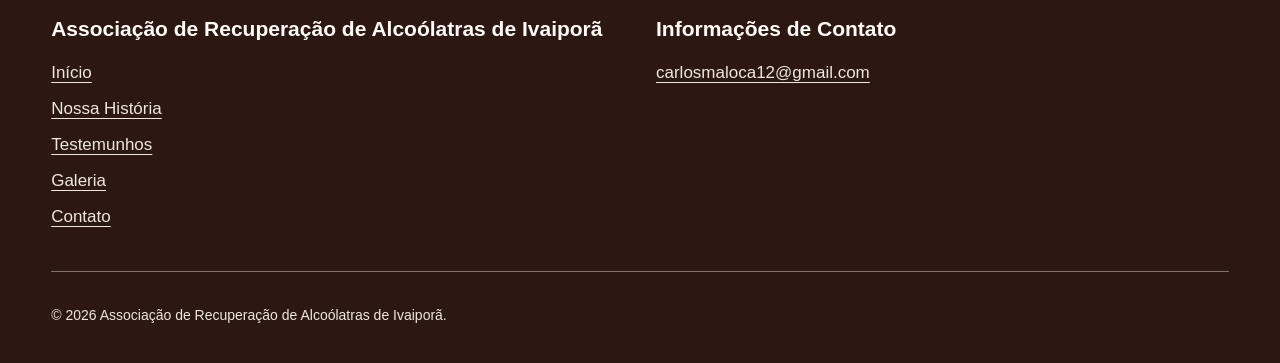
<file: testemunhos.html>
<!DOCTYPE html>
<html lang="pt-BR">

<head>
    <meta charset="UTF-8">
    <meta name="description" content="Testemunhos de superação e sobriedade da ARA Ivaiporã.">
    <meta name="viewport" content="width=device-width, initial-scale=1.0">
    <title>ARA Ivaiporã | Testemunhos</title>
    <link rel="stylesheet" href="assets/style.css">
  <link rel="icon" type="image/svg+xml" href="assets/logo-ara.svg">
  <link rel="alternate icon" type="image/png" sizes="192x192" href="assets/favicon-ara.png">
</head>

<body>
    <header><a class="marca-do-site" href="index.html"><img class="logo-site" src="assets/logo-ara.svg" alt=""><span class="marca-completa">Associação de Recuperação de Alcoólatras de Ivaiporã</span><span class="marca-curta">ARA de Ivaiporã</span></a>
        <nav aria-label="Navegação principal">
<ul class="menu-desktop">
            <li><a href="index.html">Início</a></li>
            <li><a href="nossa-historia.html">Nossa História</a></li>
            <li><a href="testemunhos.html">Testemunhos</a></li>
            <li><a href="galeria.html">Galeria</a></li>
            <li><a href="contato.html">Contato</a></li>
        </ul>
<details class="menu-mobile">
<summary><span class="icone-menu" aria-hidden="true"></span>Menu</summary>
<ul>
            <li><a href="index.html">Início</a></li>
            <li><a href="nossa-historia.html">Nossa História</a></li>
            <li><a href="testemunhos.html">Testemunhos</a></li>
            <li><a href="galeria.html">Galeria</a></li>
            <li><a href="contato.html">Contato</a></li>
        </ul>
</details>
</nav>
    </header>
    <main>
        <section>
            <h1>Histórias de Superação, Esperança e Sobriedade</h1>
            <p>Relatos reais de quem encontrou no ARA Ivaiporã um caminho para a transformação.</p>
        </section>
        <section class="lista-testemunhos">
            <article class="cartao-testemunho">
                <h2>Tive a Minha Vida de Volta</h2>
                <blockquote>Quando a gente é alcoólatra, a gente não admite. Achamos sempre que o problema está nos
                    outros, mas nunca na gente. Quando decidi que precisava de ajuda, procurei o ARA. Na primeira
                    reunião, fui acolhido com um sincero “Que bom que você veio!”. Hoje, celebro 28 anos de caminhada no
                    ARA. O grupo me devolveu a dignidade, a paz e a minha família.</blockquote>
                <div class="identificacao-testemunho">
                    <!-- Troque o arquivo abaixo pela foto da pessoa, com autorização de uso. -->
                    <img class="foto-testemunho" src="assets/fotos/carlos_maloca.webp"
                        alt="Foto do membro que compartilhou este testemunho">
                    <p><strong>Membro do ARA Ivaiporã</strong><span>28 anos de sobriedade</span></p>
                </div>
            </article>
            <article class="cartao-testemunho">
                <h2>A Certeza de que Não Estamos Sozinhos</h2>
                <blockquote>O sofrimento de um companheiro de Apucarana era exatamente o mesmo que o meu. Aquele momento
                    me mostrou que eu não estava sozinho. Com o apoio do grupo, vencemos essa barreira e hoje somos
                    homens livres do álcool.</blockquote>
                <div class="identificacao-testemunho">
                    <!-- Troque o arquivo abaixo pela foto da pessoa, com autorização de uso. -->
                    <img class="foto-testemunho" src="assets/fotos/anonimo.png"
                        alt="Foto do membro que compartilhou este testemunho">
                    <p><strong>Membro do ARA Ivaiporã</strong><span>Testemunho de superação</span></p>
                </div>
            </article>
        </section>
        <section>
            <h2>Uma Mensagem para Quem Precisa de Ajuda</h2>
            <p>Se você está sofrendo com problemas relacionados ao álcool, não baixe a cabeça. Procure ajuda no momento
                certo e no lugar certo. No ARA, você será amparado por pessoas que entendem o seu caminho.</p>
        </section>
    </main>
    <footer>
        <div class="bloco-do-footer">
            <h3>Associação de Recuperação de Alcoólatras de Ivaiporã</h3>
            <ul>
                <li><a href="index.html">Início</a></li>
                <li><a href="nossa-historia.html">Nossa História</a></li>
                <li><a href="testemunhos.html">Testemunhos</a></li>
                <li><a href="galeria.html">Galeria</a></li>
                <li><a href="contato.html">Contato</a></li>
            </ul>
        </div>
        <div class="bloco-do-footer">
            <h3>Informações de Contato</h3>
            <address>
                <p><a href="mailto:carlosmaloca12@gmail.com">carlosmaloca12@gmail.com</a></p>
            </address>
        </div>
        <div class="registro-do-ara">
            <p>&copy; 2026 Associação de Recuperação de Alcoólatras de Ivaiporã.</p>
        </div>
    </footer>
</body>

</html>
</file>
<file: assets/style.css>
:root {
    color-scheme: light;
    --cor-texto: #2c1810;
    --cor-fundo: #faf7f2;
    --cor-superficie: #fefcf9;
    --cor-branco: #ffffff;
    --cor-borda: #ede8e0;
    --cor-destaque: #c4854a;
    --cor-texto-suave: #6b5548;
    --cor-borda-destaque: #e1b099;
    --cor-campo-borda: #a98f7d;
    --cor-botao: #522f22;
    --cor-sucesso: #315c35;
    --cor-erro: #9b2626;
    --cor-texto-popup: #333333;
    --cor-borda-banner: rgba(254, 252, 249, 0.32);
    --cor-overlay-banner: linear-gradient(rgba(44, 24, 16, 0.72), rgba(44, 24, 16, 0.82));
    --cor-borda-footer: rgba(255, 255, 255, 0.4);
    --cor-sombra-menu: rgba(44, 24, 16, 0.12);
    --cor-overlay-popup: rgba(0, 0, 0, 0.72);
    --cor-overlay-cartao: linear-gradient(180deg, rgba(44, 24, 16, 0.18) 0%, rgba(44, 24, 16, 0.88) 100%);
    --cor-sombra-cartao: 0 12px 32px rgba(44, 24, 16, 0.10);
    --cor-sombra-selecao: 0 0 0 2px rgba(196, 133, 74, 0.22);
    --largura-conteudo: 1280px;
    --raio-cartao: 12px;
}

* {
    box-sizing: border-box;
}

body {
    margin: 0;
    font-family: "Segoe UI", "Trebuchet MS", Arial, sans-serif;
    font-size: 17px;
    line-height: 1.65;
    color: var(--cor-texto);
    background-color: var(--cor-fundo);
    overflow-wrap: break-word;
}

h1, h2, h3 {
    font-family: "Segoe UI", "Trebuchet MS", Arial, sans-serif;
    font-weight: 600;
    line-height: 1.3;
}

h1, h2, h3, h4, p, blockquote, figcaption {
    overflow-wrap: anywhere;
}

h1 {
    margin: 0 0 24px;
    font-size: clamp(2rem, 3.5vw, 2.75rem);
}

h2 {
    margin: 0 0 24px;
    font-size: clamp(1.625rem, 2.5vw, 2rem);
}

h3 {
    margin: 0 0 16px;
    font-size: 23px;
}

h4 {
    margin: 12px 0;
    font-size: 18px;
}

p {
    margin: 12px 0;
}

a {
    color: var(--cor-texto);
    text-underline-offset: 4px;
}

a:hover {
    text-decoration: underline;
}

a:focus-visible {
    outline: 3px solid var(--cor-destaque);
    outline-offset: 4px;
}

img {
    max-width: 100%;
    height: auto;
}

iframe {
    max-width: 100%;
}


header {
    display: flex;
    flex-wrap: wrap;
    align-items: center;
    justify-content: space-between;
    gap: 20px;
    padding: 20px clamp(16px, 4vw, 64px);
    background-color: var(--cor-superficie);
    border-bottom: 1px solid var(--cor-borda);
}

header a {
    color: var(--cor-texto);
    text-decoration: none;
}

header > a {
    max-width: 500px;
    font-family: "Segoe UI", "Trebuchet MS", Arial, sans-serif;
    font-size: 20px;
    font-weight: bold;
    line-height: 1.3;
}

.marca-curta {
    display: none;
}

header > a,
header nav,
.banner-do-ara__conteudo,
.origem__conteudo > *,
.espaco-dos-articles > *,
.links-paginas > *,
.nossa-atividade-cartoes > *,
.informacoes-gerais > * {
    min-width: 0;
}

header ul {
    display: flex;
    flex-wrap: wrap;
    gap: 8px 24px;
    margin: 0;
    padding: 0;
    list-style: none;
}

header li a {
    display: inline-flex;
    align-items: center;
    min-height: 44px;
    padding: 10px 0;
    font-size: 15px;
}

header a:hover {
    color: var(--cor-texto);
}


main > section {
    width: min(96%, var(--largura-conteudo));
    max-width: none;
    margin: 0 auto;
    padding: clamp(36px, 5vw, 56px) 0;
}

main > section + section {
    border-top: 1px solid var(--cor-borda);
}

main > section:first-child,
.banner-do-ara {
    width: 100%;
    max-width: none;
    padding: clamp(40px, 5vw, 64px) clamp(20px, 5vw, 72px);
    position: relative;
    isolation: isolate;
    color: var(--cor-superficie);
    background-color: var(--cor-texto);
    background-image: var(--cor-overlay-banner), url("fotos/galeria/banner-associacao.webp");
    background-size: cover;
    background-position: center 48%;
    background-repeat: no-repeat;
    text-align: center;
}

.banner-do-ara__conteudo {
    max-width: 760px;
}

.banner-do-ara__conteudo h1,
.banner-do-ara__conteudo p {
    margin-left: 0;
}

.imagem-placeholder {
    display: block;
    width: 100%;
    object-fit: cover;
    background-color: var(--cor-borda);
}

.imagem-placeholder--banner {
    aspect-ratio: 16 / 10;
    min-height: 260px;
    border: 1px solid var(--cor-borda-banner);
    border-radius: 12px;
}

.banner-do-ara > figure {
    margin: 0;
}

.legenda-imagem {
    margin: 10px 0 0;
    color: var(--cor-borda);
    font-size: 14px;
}

.imagem-historia {
    margin: 0;
}

.imagem-placeholder--historia {
    aspect-ratio: 4 / 3;
    border-radius: 10px;
}

.imagem-historia figcaption {
    margin-top: 10px;
    color: var(--cor-texto-suave);
    font-size: 14px;
}

.origem__conteudo {
    display: block;
}

.lista-testemunhos {
    display: grid;
    gap: 24px;
}

.cartao-testemunho {
    margin: 0;
    padding: clamp(22px, 4vw, 32px);
    border: 1px solid var(--cor-borda);
    border-radius: 10px;
    background-color: var(--cor-superficie);
}

.cartao-testemunho + .cartao-testemunho {
    margin-top: 0;
}

.identificacao-testemunho {
    display: flex;
    align-items: center;
    gap: 16px;
    margin-top: 22px;
}

.foto-testemunho {
    flex: 0 0 72px;
    width: 72px;
    height: 72px;
    border: 1px solid var(--cor-borda);
    border-radius: 50%;
    object-fit: cover;
    background-color: var(--cor-borda);
}

.identificacao-testemunho p {
    margin: 0;
}

.identificacao-testemunho strong {
    display: block;
}

.identificacao-testemunho span {
    color: var(--cor-texto-suave);
    font-size: 15px;
}

.banner-do-ara {
    display: grid;
    grid-template-columns: minmax(0, 1.15fr) minmax(280px, 0.85fr);
    align-items: center;
    gap: clamp(28px, 5vw, 72px);
    text-align: left;
}

main > section:first-child h1,
.banner-do-ara h1 {
    max-width: 850px;
    margin: 0 auto 24px;
}

main > section:first-child p,
.banner-do-ara p {
    max-width: 760px;
    margin: 16px auto;
    color: var(--cor-borda);
}


.espaco-dos-articles,
.links-paginas,
.nossa-atividade-cartoes,
.informacoes-gerais {
    display: flex;
    flex-wrap: wrap;
    gap: 24px;
}

.espaco-dos-articles,
.links-paginas {
    margin-top: 32px;
}

.espaco-dos-articles > article,
.links-paginas > a,
.cartoes-de-atividades-realizadas {
    flex: 1 1 280px;
    min-width: 0;
    padding: 28px;
    border: 1px solid var(--cor-borda);
    border-radius: 8px;
    background-color: var(--cor-superficie);
}

.links-paginas > a {
    color: var(--cor-texto);
    text-decoration: none;
}

.links-paginas > a:hover {
    border-color: var(--cor-destaque);
}

.chamado-link-paginas {
    color: var(--cor-texto);
    font-weight: bold;
    text-decoration: underline;
}

.blocos-informacoes-gerais {
    flex: 1 1 280px;
    text-align: center;
}

.texto-informacoes-gerais-destacado {
    color: var(--cor-texto);
}


.conteudo-historia {
    display: grid;
    grid-template-columns: minmax(0, 1.1fr) minmax(280px, 0.9fr);
    align-items: center;
    gap: clamp(24px, 4vw, 48px);
}

.conteudo-historia > div { min-width: 0; }
.fundacao p { max-width: 100%; }

.fundacao strong {
    display: inline-block;
    margin-top: 16px;
    padding: 8px 16px;
    color: var(--cor-texto);
    background-color: var(--cor-borda);
    border-radius: 6px;
}

.linha-do-tempo > article {
    margin: 0 0 24px;
    padding: 20px 28px;
    border-left: 4px solid var(--cor-destaque);
    background-color: var(--cor-superficie);
}

.linha-do-tempo h3 {
    color: var(--cor-texto);
}

main article + article {
    margin-top: 24px;
}

.espaco-dos-articles > article + article {
    margin-top: 0;
}

blockquote {
    margin: 16px 0;
    padding: 16px 24px;
    border-left: 4px solid var(--cor-destaque);
    background-color: var(--cor-superficie);
    font-style: italic;
}

.continuacao-historia {
    text-align: center;
}


.botao-ajuda,
.quero-conhecer,
.continuacao-historia > a {
    display: inline-block;
    margin: 16px 8px 0 0;
    padding: 12px 22px;
    border: 2px solid var(--cor-destaque);
    border-radius: 6px;
    font-weight: bold;
    text-decoration: none;
}

.botao-ajuda,
.continuacao-historia > a {
    color: var(--cor-texto);
    background-color: var(--cor-destaque);
}

.quero-conhecer {
    color: var(--cor-superficie);
    border-color: var(--cor-borda);
}

.botao-ajuda:hover,
.continuacao-historia > a:hover {
    background-color: var(--cor-borda);
}

.quero-conhecer:hover {
    color: var(--cor-texto);
    background-color: var(--cor-superficie);
}


footer {
    display: flex;
    flex-wrap: wrap;
    gap: 32px;
    padding: 48px clamp(16px, 4vw, 64px) 24px;
    color: var(--cor-borda);
    background-color: var(--cor-texto);
}

.bloco-do-footer {
    flex: 1 1 280px;
}

footer h3 {
    color: var(--cor-superficie);
    font-size: 21px;
}

footer a {
    color: var(--cor-borda);
}

footer ul {
    margin: 0;
    padding: 0;
    list-style: none;
}

footer li {
    margin-bottom: 8px;
}

footer address {
    font-style: normal;
}

.registro-do-ara {
    flex-basis: 100%;
    padding-top: 20px;
    border-top: 1px solid var(--cor-borda-footer);
    font-size: 14px;
}


@media (max-width: 600px) {
    .espaco-dos-articles > article,
    .links-paginas > a,
    .cartoes-de-atividades-realizadas {
        flex-basis: 100%;
        padding: 20px;
    }

    .botao-ajuda,
    .quero-conhecer,
    .continuacao-historia > a {
        display: flex;
        align-items: center;
        justify-content: center;
        min-height: 48px;
        margin: 12px 0 0;
        width: 100%;
    }

    h1 {
        font-size: clamp(1.75rem, 7vw, 2rem);
    }

    h2 {
        font-size: clamp(1.5rem, 6vw, 1.6875rem);
    }

    main > section {
        width: min(96%, var(--largura-conteudo));
        padding: 32px 0;
    }

    main > section:first-child,
    .banner-do-ara {
        padding: 40px 5%;
    }

    .linha-do-tempo > article,
    blockquote {
        padding: 20px;
    }

    footer {
        padding: 32px 4% 20px;
    }
}

.menu-mobile {
    display: none;
}

@media (max-width: 900px) {
    header {
        flex-direction: row;
        flex-wrap: nowrap;
        align-items: center;
        gap: 12px;
        padding: 18px 5%;
    }

    header > a {
        flex: 1 1 auto;
        max-width: calc(100% - 112px);
        font-size: 18px;
    }

    header nav {
        position: relative;
        flex: 0 0 auto;
        width: auto;
        margin-left: auto;
    }

    .marca-completa {
        display: none;
    }

    .marca-curta {
        display: inline;
    }

    header .menu-desktop {
        display: none;
    }

    .menu-mobile {
        display: block;
    }

    .menu-mobile summary {
        display: flex;
        align-items: center;
        justify-content: center;
        gap: 10px;
        min-height: 48px;
        padding: 10px 14px;
        border: 1px solid var(--cor-borda);
        border-radius: 8px;
        background-color: var(--cor-superficie);
        color: var(--cor-texto);
        font-weight: 600;
        cursor: pointer;
        list-style: none;
    }

    .menu-mobile summary::-webkit-details-marker {
        display: none;
    }

    .menu-mobile summary:focus-visible {
        outline: 3px solid var(--cor-destaque);
        outline-offset: 4px;
    }

    .icone-menu {
        display: block;
        width: 20px;
        height: 2px;
        background-color: currentColor;
        box-shadow: 0 -6px currentColor, 0 6px currentColor;
    }

    .menu-mobile[open] summary {
        background-color: var(--cor-borda);
    }

    .menu-mobile ul {
        position: absolute;
        z-index: 10;
        top: calc(100% + 10px);
        right: 0;
        display: flex;
        flex-direction: column;
        gap: 4px;
        width: min(280px, 90vw);
        padding: 12px;
        border: 1px solid var(--cor-borda);
        border-radius: 12px;
        background-color: var(--cor-superficie);
        box-shadow: 0 8px 24px var(--cor-sombra-menu);
    }

    .menu-mobile li a {
        display: flex;
        width: 100%;
        min-height: 48px;
        padding: 10px 14px;
        border-radius: 6px;
        font-size: 16px;
    }

    .menu-mobile li a:hover {
        background-color: var(--cor-borda);
    }

    .banner-do-ara {
        grid-template-columns: minmax(0, 1fr);
    }

    .banner-do-ara {
        text-align: center;
    }

    .banner-do-ara__conteudo {
        max-width: 760px;
        margin: 0 auto;
    }

    .banner-do-ara__conteudo h1,
    .banner-do-ara__conteudo p {
        margin-left: auto;
        margin-right: auto;
    }

    .imagem-placeholder--banner {
        max-width: 640px;
        margin: 0 auto;
    }
}

@media (max-width: 720px) {
    .conteudo-historia { grid-template-columns: 1fr; }
}

@media (max-width: 600px) {
    .imagem-placeholder--banner {
        min-height: 0;
    }

    .identificacao-testemunho {
        align-items: flex-start;
    }
}
.formulario-contato { display: grid; gap: 18px; max-width: 760px; margin: 24px 0 48px; padding: clamp(20px, 4vw, 32px); border: 1px solid var(--cor-borda-destaque); border-radius: 12px; background: var(--cor-superficie); }
.campo-formulario { display: grid; gap: 8px; }
.campo-formulario label, .consentimento { font-weight: 600; }
.campo-formulario label span { color: var(--cor-texto-suave); font-size: 14px; font-weight: 400; }
.campo-formulario input, .campo-formulario textarea { width: 100%; padding: 12px; border: 1px solid var(--cor-campo-borda); border-radius: 7px; background: var(--cor-branco); color: var(--cor-texto); font: inherit; }
.campo-formulario textarea { resize: vertical; }
.campo-formulario input:focus, .campo-formulario textarea:focus { outline: 3px solid var(--cor-destaque); outline-offset: 2px; }
.campo-armadilha { position: absolute; left: -9999px; overflow: hidden; width: 1px; height: 1px; }
.botaosub { justify-self: start; min-height: 48px; padding: 10px 20px; border: 0; border-radius: 7px; background: var(--cor-botao); color: var(--cor-branco); cursor: pointer; font: inherit; font-weight: 700; }
.botaosub:hover, .botaosub:focus-visible { background: var(--cor-texto); }
.botaosub:disabled { cursor: wait; opacity: .7; }
.mensagem-formulario { min-height: 1.6em; margin: 0; color: var(--cor-sucesso); font-weight: 600; }
.mensagem-formulario--erro { color: var(--cor-erro); }

.fundo_popup {
    display: none;
    position: fixed;
    z-index: 1000;
    inset: 0;
    justify-content: center;
    align-items: center;
    overflow-y: auto;
    padding: 20px;
    background-color: var(--cor-overlay-popup);
}

/* Galeria de fotos: responsiva e fácil de ampliar adicionando outro figure. */
.galeria-atividades { display: grid; gap: clamp(24px, 4vw, 40px); }
.galeria-intro { max-width: 720px; }
.galeria-intro h2 { margin-bottom: 10px; }
.grade-galeria { display: grid; grid-template-columns: repeat(auto-fit, minmax(min(100%, 240px), 1fr)); gap: clamp(14px, 2.5vw, 24px); }
.foto-galeria { min-width: 0; margin: 0; overflow: hidden; border: 1px solid var(--cor-borda); border-radius: var(--raio-cartao); background: var(--cor-superficie); box-shadow: var(--cor-sombra-cartao); }
.foto-galeria img { display: block; width: 100%; aspect-ratio: 4 / 3; object-fit: cover; transition: transform 220ms ease; }
.foto-galeria:hover img { transform: scale(1.025); }
.foto-galeria figcaption { padding: 14px 16px 16px; color: var(--cor-texto-suave); font-size: 15px; line-height: 1.45; }
.dica-galeria { padding: clamp(18px, 3vw, 26px); border-left: 4px solid var(--cor-destaque); border-radius: 0 var(--raio-cartao) var(--raio-cartao) 0; background: var(--cor-superficie); }
.dica-galeria h3 { margin-bottom: 8px; }
.dica-galeria p { margin-bottom: 0; }
.dica-galeria code { overflow-wrap: anywhere; }
.imagem-placeholder--banner { aspect-ratio: 4 / 3; max-height: 520px; box-shadow: var(--cor-sombra-cartao); }
.banner-do-ara { padding-top: clamp(40px, 6vw, 76px); padding-bottom: clamp(40px, 6vw, 76px); }
@media (max-width: 520px) {
    .grade-galeria { grid-template-columns: 1fr; }
    .foto-galeria img { aspect-ratio: 5 / 4; }
    .imagem-placeholder--banner { aspect-ratio: 4 / 3; }
}
@media (prefers-reduced-motion: reduce) {
    *, *::before, *::after { scroll-behavior: auto !important; transition-duration: .01ms !important; animation-duration: .01ms !important; }
}


/* Formulários de contato */
.secao-formulario { max-width: 900px; }
.escolha-formulario { display: grid; grid-template-columns: repeat(2, minmax(0, 1fr)); gap: 12px; margin: 18px 0 24px; padding: 0; border: 0; }
.escolha-formulario legend { grid-column: 1 / -1; margin-bottom: 10px; font-weight: 700; }
.opcao-formulario { display: flex; align-items: flex-start; gap: 12px; min-width: 0; padding: 16px; border: 1px solid var(--cor-borda); border-radius: var(--raio-cartao); background: var(--cor-superficie); cursor: pointer; }
.opcao-formulario.selecionada { border-color: var(--cor-destaque); box-shadow: 0 0 0 2px var(--cor-sombra-selecao); }
.opcao-formulario input { flex: 0 0 auto; width: 18px; height: 18px; margin: 3px 0 0; accent-color: var(--cor-destaque); }
.opcao-formulario span { display: grid; gap: 4px; }
.opcao-formulario small { color: var(--cor-texto-suave); line-height: 1.4; }
.painel-formulario[hidden] { display: none; }
.painel-formulario h3 { margin-bottom: 6px; }
.painel-formulario > p { margin-top: 0; }
.formulario-contato { gap: 14px; max-width: none; margin: 16px 0 0; padding: clamp(16px, 3vw, 24px); }
.grade-campos-formulario { display: grid; grid-template-columns: repeat(2, minmax(0, 1fr)); gap: 14px; }
.campo-formulario--amplo { grid-column: 1 / -1; }
.consentimento { display: flex; align-items: flex-start; gap: 10px; font-size: 15px; line-height: 1.45; }
.consentimento input { flex: 0 0 auto; width: 18px; height: 18px; margin: 2px 0 0; accent-color: var(--cor-destaque); }
@media (max-width: 600px) {
    .escolha-formulario, .grade-campos-formulario { grid-template-columns: 1fr; }
    .campo-formulario--amplo { grid-column: auto; }
    .botaosub { width: 100%; }
}


/* Altura compartilhada dos banners em todas as páginas. */
main > section:first-child, .banner-do-ara {
    height: clamp(420px, 34vw, 480px);
    display: grid;
    align-content: center;
    padding: 40px 8%;
}
.banner-do-ara { grid-template-columns: minmax(0, 1fr); }
.banner-do-ara__conteudo { width: min(100%, 760px); margin-inline: auto; }
@media (max-width: 600px) {
    main > section:first-child, .banner-do-ara {
        height: 560px;
        padding: 28px 5%;
    }
}


/* Cartões da página inicial com imagens relacionadas aos destinos. */
.links-paginas > .cartao-pagina {
    position: relative;
    display: flex;
    min-height: 280px;
    align-items: flex-end;
    overflow: hidden;
    border-radius: var(--raio-cartao);
    color: var(--cor-branco);
    background-color: var(--cor-texto);
    background-size: cover;
    background-position: center;
    isolation: isolate;
    transition: transform 180ms ease, border-color 180ms ease;
}
.cartao-pagina::before {
    position: absolute;
    z-index: -1;
    inset: 0;
    border-radius: inherit;
    background-image: var(--cor-overlay-cartao);
    content: "";
}
.cartao-pagina:hover { transform: translateY(-3px); }
.cartao-pagina > div { width: 100%; }
.cartao-pagina h3, .cartao-pagina p, .cartao-pagina .chamado-link-paginas { color: var(--cor-branco); }
.cartao-pagina--historia { background-image: url("fotos/galeria/ata-fundacao.webp"); }
.cartao-pagina--testemunhos { background-image: url("fotos/galeria/encontro-ara.webp"); }
.cartao-pagina--galeria { background-image: url("fotos/galeria/reconhecimento.webp"); }

/* O popup comporta a escolha e apenas o formulário selecionado. */
.fundo_popup[hidden] { display: none; }
.fundo_popup.is-open { display: flex; }
body.popup-aberto { overflow: hidden; }
.popup {
    position: relative;
    width: min(100%, 760px);
    max-height: calc(100vh - 32px);
    max-height: calc(100dvh - 32px);
    overflow-y: auto;
    padding: clamp(22px, 4vw, 36px);
    border: 1px solid var(--cor-borda);
    border-radius: var(--raio-cartao);
    background-color: var(--cor-superficie);
    box-shadow: var(--cor-sombra-cartao);
}
.popup h2 { padding-right: 36px; }
#fechar_popup {
    position: absolute;
    top: 14px;
    right: 14px;
    z-index: 1;
    width: 44px;
    height: 44px;
    border: 1px solid var(--cor-borda);
    border-radius: 50%;
    background: var(--cor-superficie);
    cursor: pointer;
}
#fechar_popup:focus-visible { outline: 3px solid var(--cor-destaque); outline-offset: 3px; }
@media (max-width: 600px) {
    .fundo_popup { padding: 12px; }
    .popup { max-height: calc(100vh - 24px); max-height: calc(100dvh - 24px); padding: 20px 16px; }
    .links-paginas > .cartao-pagina { min-height: 230px; }
}


/* Espaço horizontal e mapa de localização */
.secao-formulario { max-width: none; }
.mapa-localizacao {
    width: min(100%, 760px);
    min-height: 240px;
    margin: 24px auto 0;
    overflow: hidden;
    aspect-ratio: 16 / 9;
    border: 1px solid var(--cor-borda);
    border-radius: var(--raio-cartao);
    background: var(--cor-borda);
}
.mapa-localizacao iframe { display: block; width: 100%; height: 100%; border: 0; }
@media (max-width: 600px) {
    .mapa-localizacao { min-height: 220px; aspect-ratio: 4 / 3; }
}


/* Logo da associação no cabeçalho */
header > .marca-do-site {
    display: flex;
    align-items: center;
    gap: 12px;
}
.logo-site {
    display: block;
    flex: 0 0 52px;
    width: 52px;
    height: 52px;
    object-fit: contain;
}
@media (max-width: 900px) {
    .logo-site { flex-basis: 44px; width: 44px; height: 44px; }
}
</file>
